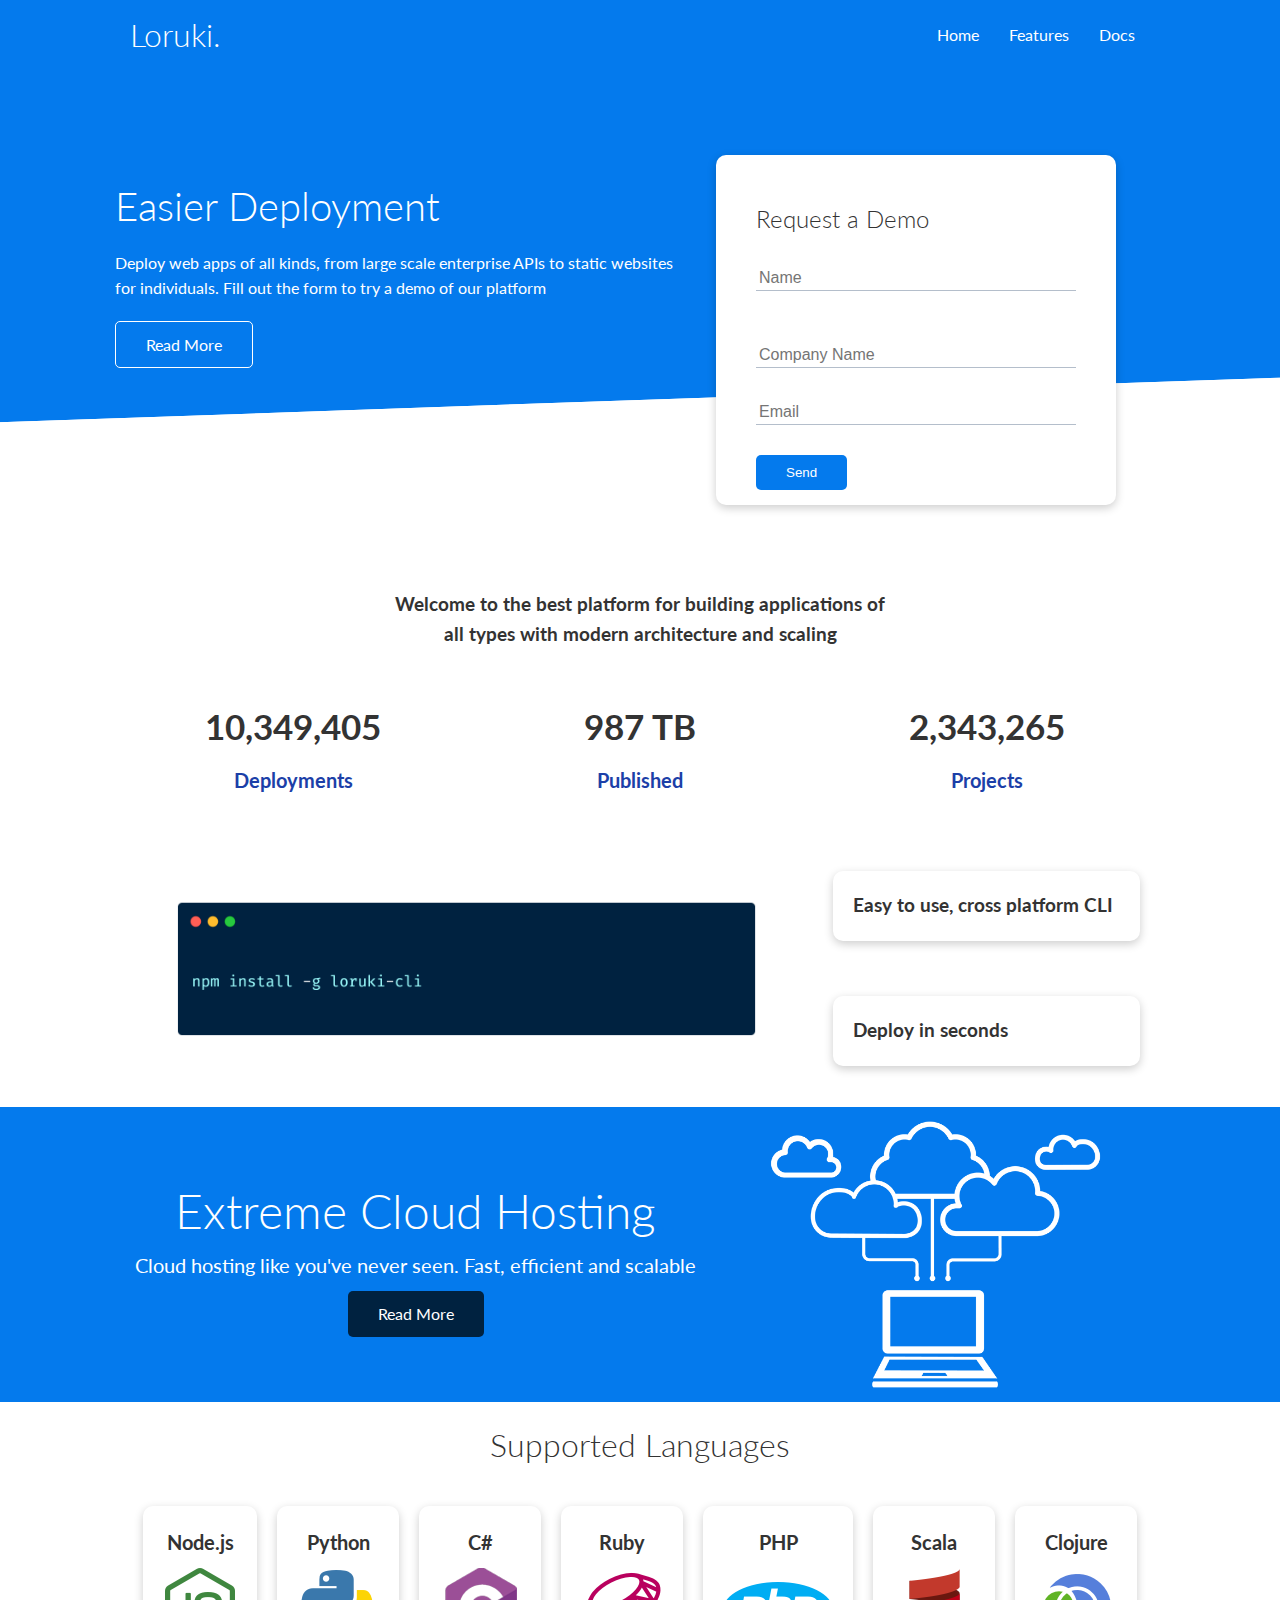
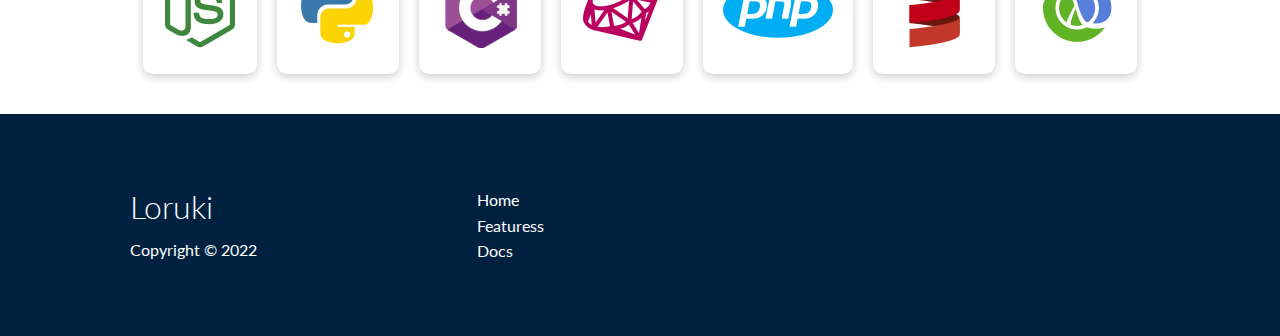
<file: index.html>
<!DOCTYPE html>
<html lang="en">
  <head>
    <meta charset="UTF-8" />
    <meta http-equiv="X-UA-Compatible" content="IE=edge" />
    <meta name="viewport" content="width=device-width, initial-scale=1.0" />
    <link
      rel="stylesheet"
      href="https://cdnjs.cloudflare.com/ajax/libs/font-awesome/6.1.1/css/all.min.css"
      integrity="sha512-KfkfwYDsLkIlwQp6LFnl8zNdLGxu9YAA1QvwINks4PhcElQSvqcyVLLD9aMhXd13uQjoXtEKNosOWaZqXgel0g=="
      crossorigin="anonymous"
      referrerpolicy="no-referrer"
    />
    <link rel="stylesheet" href="./css/utilities.css" />
    <link rel="stylesheet" href="./css/style.css" />
    <title>Loruki | Cloud Hosting For Everyone</title>
  </head>
  <body>
    <!--Navbar-->
    <div class="navbar">
      <div class="container flex">
        <h1 class="logo">Loruki.</h1>
        <nav>
          <ul>
            <li><a href="index.html"> Home </a></li>
            <li><a href="features.html">Features</a></li>
            <li><a href="docs.html">Docs</a></li>
          </ul>
        </nav>
      </div>
    </div>

    <!-- Showcase -->

    <section class="showcase">
      <div class="container grid">
        <div class="showcase-text">
          <h1>Easier Deployment</h1>
          <p>
            Deploy web apps of all kinds, from large scale enterprise APIs to
            static websites for individuals. Fill out the form to try a demo of
            our platform
          </p>
          <a href="features.html" class="btn btn-outline">Read More</a>
        </div>
        <div class="showcase-form card">
          <h2>Request a Demo</h2>
          <form
            name="contact"
            method="POST"
            netlify-honeypot="bot-field"
            data-netlify="true"
          >
            <input type="hidden" name="form-name" value="contact" />

            <div class="form-control">
              <input type="text" name="name" placeholder="Name" required />
              <p class="hidden">
                <label
                  >Don't fill this out if you're human: <input name="bot-field"
                /></label>
              </p>
            </div>
            <div class="form-control">
              <input
                type="text"
                name="company"
                placeholder="Company Name"
                required
              />
            </div>
            <div class="form-control">
              <input type="email" name="email" placeholder="Email" required />
            </div>
            <input type="submit" value="Send" class="btn btn-primary" />
          </form>
        </div>
      </div>
    </section>

    <!-- Stats -->
    <section class="stats">
      <div class="container">
        <h3 class="stats-heading text-center my-1">
          Welcome to the best platform for building applications of all types
          with modern architecture and scaling
        </h3>

        <div class="grid grid-3 text-center my-4">
          <div>
            <i class="fas fa-server fa-3x"></i>
            <h3>10,349,405</h3>
            <p class="text-secondary">Deployments</p>
          </div>
          <div>
            <i class="fas fa-upload fa-3x"></i>
            <h3>987 TB</h3>
            <p class="text-secondary">Published</p>
          </div>
          <div>
            <i class="fas fa-project-diagram fa-3x"></i>
            <h3>2,343,265</h3>
            <p class="text-secondary">Projects</p>
          </div>
        </div>
      </div>
    </section>
    <!-- Cli -->
    <section class="cli">
      <div class="container grid">
        <img src="images/cli.png" alt="" />
        <div class="card"><h3>Easy to use, cross platform CLI</h3></div>
        <div class="card"><h3>Deploy in seconds</h3></div>
      </div>
    </section>

    <!-- Clouds -->
    <section class="cloud bg-primary my-2 py2">
      <div class="container grid">
        <div class="text-center">
          <h2 class="lg">Extreme Cloud Hosting</h2>
          <p class="lead my1">
            Cloud hosting like you've never seen. Fast, efficient and scalable
          </p>
          <a href="features.html" class="btn btn-dark">Read More</a>
        </div>
        <img src="images/cloud.png" alt="" />
      </div>
    </section>

    <!-- Languages -->
    <section class="languages">
      <h2 class="md text-center my-2">Supported Languages</h2>
      <div class="container flex">
        <div class="card">
          <h4>Node.js</h4>
          <img src="images/logos/node.png" alt="" />
        </div>
        <div class="card">
          <h4>Python</h4>
          <img src="images/logos/python.png" alt="" />
        </div>

        <div class="card">
          <h4>C#</h4>
          <img src="images/logos/csharp.png" alt="" />
        </div>
        <div class="card">
          <h4>Ruby</h4>
          <img src="images/logos/ruby.png" alt="" />
        </div>
        <div class="card">
          <h4>PHP</h4>
          <img src="images/logos/php.png" alt="" />
        </div>
        <div class="card">
          <h4>Scala</h4>
          <img src="images/logos/scala.png" alt="" />
        </div>
        <div class="card">
          <h4>Clojure</h4>
          <img src="images/logos/clojure.png" alt="" />
        </div>
      </div>
    </section>
    <!-- footer -->
    <footer class="footer bg-dark py-5">
      <div class="container grid grid-3">
        <div>
          <h1>Loruki</h1>
          <p>Copyright &copy; 2022</p>
        </div>
        <nav>
          <ul>
            <li><a href="index.html">Home</a></li>
            <li><a href="features.html">Featuress</a></li>
            <li><a href="docs.html">Docs</a></li>
          </ul>
        </nav>
        <div class="social">
          <a href="#"><i class="fab fa-github fa-2x"></i></a>
          <a href="#"><i class="fab fa-facebook fa-2x"></i></a>
          <a href="#"><i class="fab fa-instagram fa-2x"></i></a>
          <a href="#"><i class="fab fa-twitter fa-2x"></i></a>
        </div>
      </div>
    </footer>
  </body>
</html>
</file>
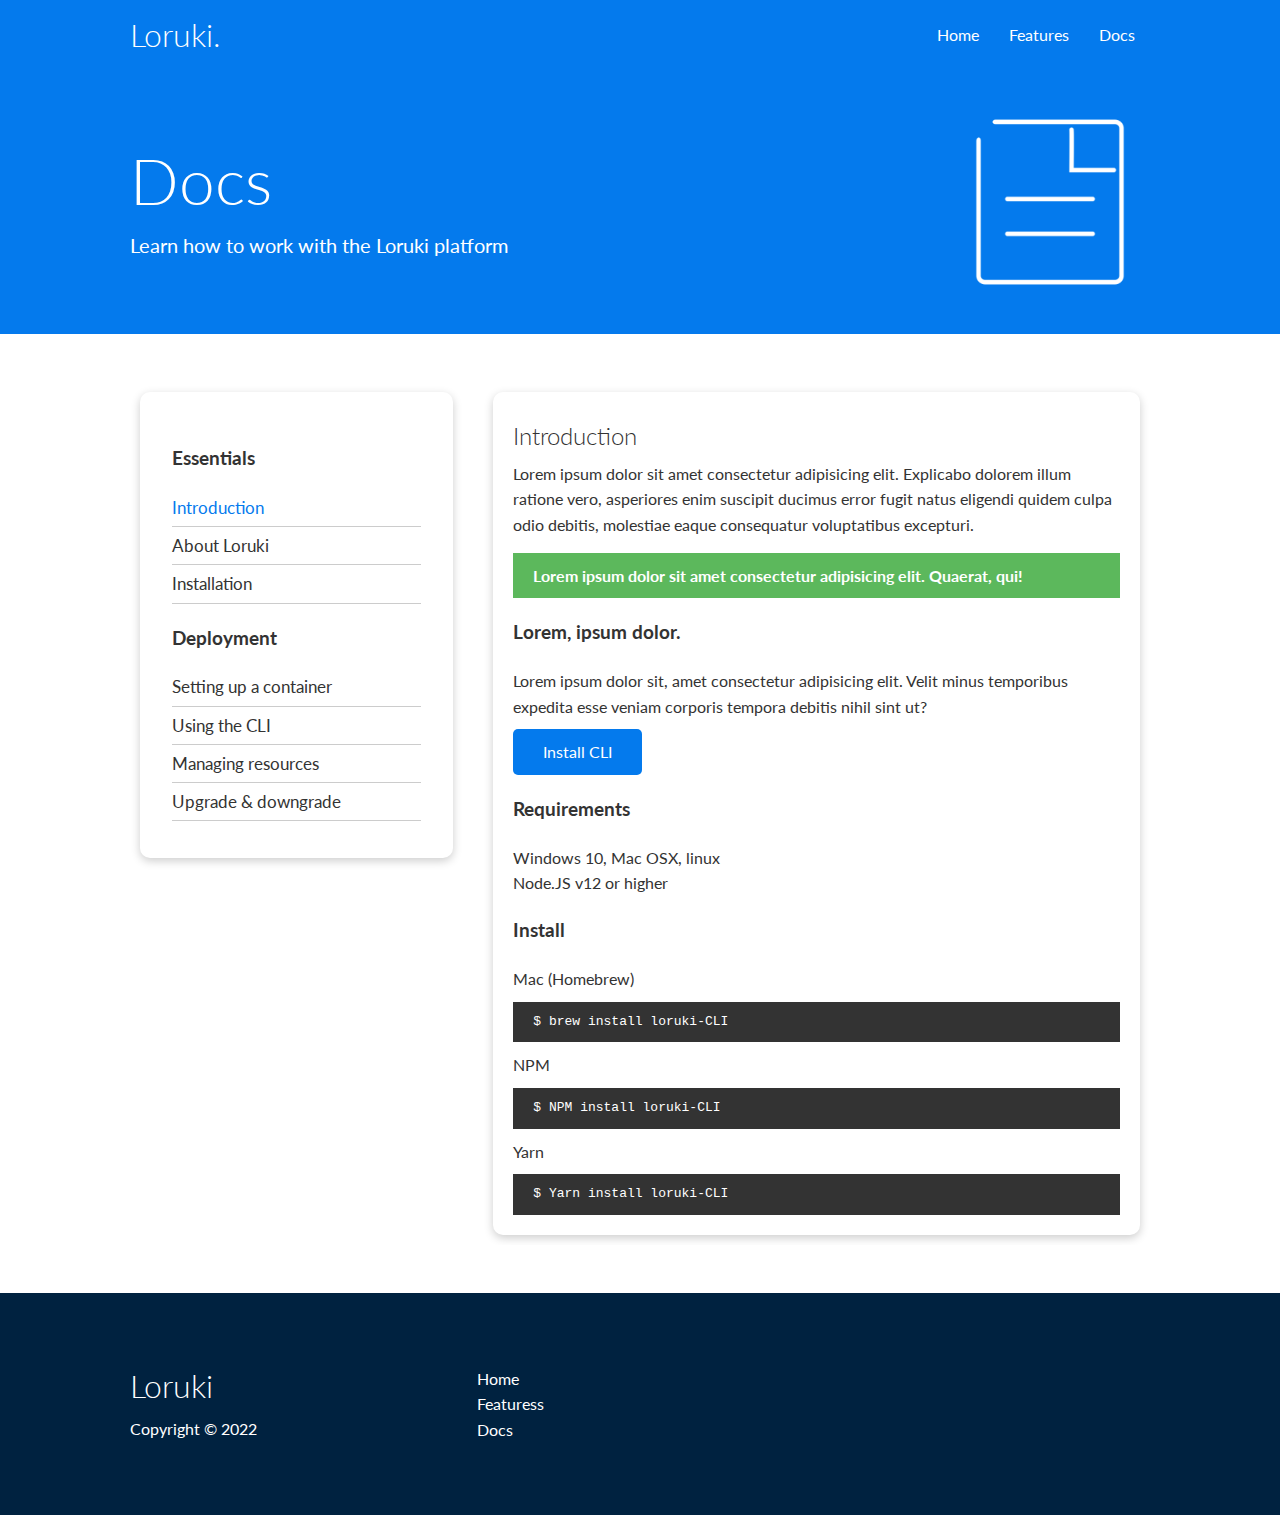
<file: docs.html>
<!DOCTYPE html>
<html lang="en">
  <head>
    <meta charset="UTF-8" />
    <meta http-equiv="X-UA-Compatible" content="IE=edge" />
    <meta name="viewport" content="width=device-width, initial-scale=1.0" />
    <link
      rel="stylesheet"
      href="https://cdnjs.cloudflare.com/ajax/libs/font-awesome/6.1.1/css/all.min.css"
      integrity="sha512-KfkfwYDsLkIlwQp6LFnl8zNdLGxu9YAA1QvwINks4PhcElQSvqcyVLLD9aMhXd13uQjoXtEKNosOWaZqXgel0g=="
      crossorigin="anonymous"
      referrerpolicy="no-referrer"
    />
    <link rel="stylesheet" href="./css/utilities.css" />
    <link rel="stylesheet" href="./css/style.css" />
    <title>Loruki | Cloud Hosting For Everyone</title>
  </head>
  <body>
    <!--Navbar-->
    <div class="navbar">
      <div class="container flex">
        <h1 class="logo">Loruki.</h1>
        <nav>
          <ul>
            <li><a href="index.html"> Home </a></li>
            <li><a href="features.html">Features</a></li>
            <li><a href="docs.html">Docs</a></li>
          </ul>
        </nav>
      </div>
    </div>

    <!-- Head -->
    <section class="docs-head bg-primary py-3">
      <div class="container grid">
        <div>
          <h1 class="xl">Docs</h1>
          <p class="lead">Learn how to work with the Loruki platform</p>
        </div>
        <img src="images/docs.png" alt="" />
      </div>
    </section>

    <!-- Docs Main -->

    <section class="docs-main my-4">
      <div class="container grid">
        <div class="card bg-light p-3">
          <h3 class="my-2">Essentials</h3>
          <nav>
            <ul>
              <li>
                <a
                  class="text-primary"
                  href="
                #"
                  >Introduction</a
                >
              </li>
              <li>
                <a
                  href="
                #"
                  >About Loruki</a
                >
              </li>
              <li>
                <a
                  href="
                #"
                  >Installation</a
                >
              </li>
            </ul>
          </nav>
          <h3 class="my-2">Deployment</h3>
          <nav>
            <ul>
              <li>
                <a
                  href="
                #"
                  >Setting up a container</a
                >
              </li>
              <li>
                <a
                  href="
                #"
                  >Using the CLI</a
                >
              </li>
              <li>
                <a
                  href="
                #"
                  >Managing resources</a
                >
              </li>
              <li>
                <a
                  href="
                #"
                  >Upgrade & downgrade</a
                >
              </li>
            </ul>
          </nav>
        </div>
        <div class="card">
          <h2>Introduction</h2>
          <p>
            Lorem ipsum dolor sit amet consectetur adipisicing elit. Explicabo
            dolorem illum ratione vero, asperiores enim suscipit ducimus error
            fugit natus eligendi quidem culpa odio debitis, molestiae eaque
            consequatur voluptatibus excepturi.
          </p>
          <div class="alert alert-success">
            <i class="fas fa-info"></i>
            Lorem ipsum dolor sit amet consectetur adipisicing elit. Quaerat,
            qui!
          </div>

          <h3>Lorem, ipsum dolor.</h3>
          <p>
            Lorem ipsum dolor sit, amet consectetur adipisicing elit. Velit
            minus temporibus expedita esse veniam corporis tempora debitis nihil
            sint ut?
          </p>
          <a href="#" class="btn btn-primary">Install CLI</a>
          <h3>Requirements</h3>
          <ul>
            <li>Windows 10, Mac OSX, linux</li>
            <li>Node.JS v12 or higher</li>
          </ul>
          <h3>Install</h3>
          <p>Mac (Homebrew)</p>
          <pre><code>$ brew install loruki-CLI</code></pre>
          <p>NPM</p>
          <pre><code>$ NPM install loruki-CLI</code></pre>
          <p>Yarn</p>
          <pre><code>$ Yarn install loruki-CLI</code></pre>
        </div>
      </div>
    </section>

    <!-- footer -->
    <footer class="footer bg-dark py-5">
      <div class="container grid grid-3">
        <div>
          <h1>Loruki</h1>
          <p>Copyright &copy; 2022</p>
        </div>
        <nav>
          <ul>
            <li><a href="index.html">Home</a></li>
            <li><a href="features.html">Featuress</a></li>
            <li><a href="docs.html">Docs</a></li>
          </ul>
        </nav>
        <div class="social">
          <a href="#"><i class="fab fa-github fa-2x"></i></a>
          <a href="#"><i class="fab fa-facebook fa-2x"></i></a>
          <a href="#"><i class="fab fa-instagram fa-2x"></i></a>
          <a href="#"><i class="fab fa-twitter fa-2x"></i></a>
        </div>
      </div>
    </footer>
  </body>
</html>
</file>
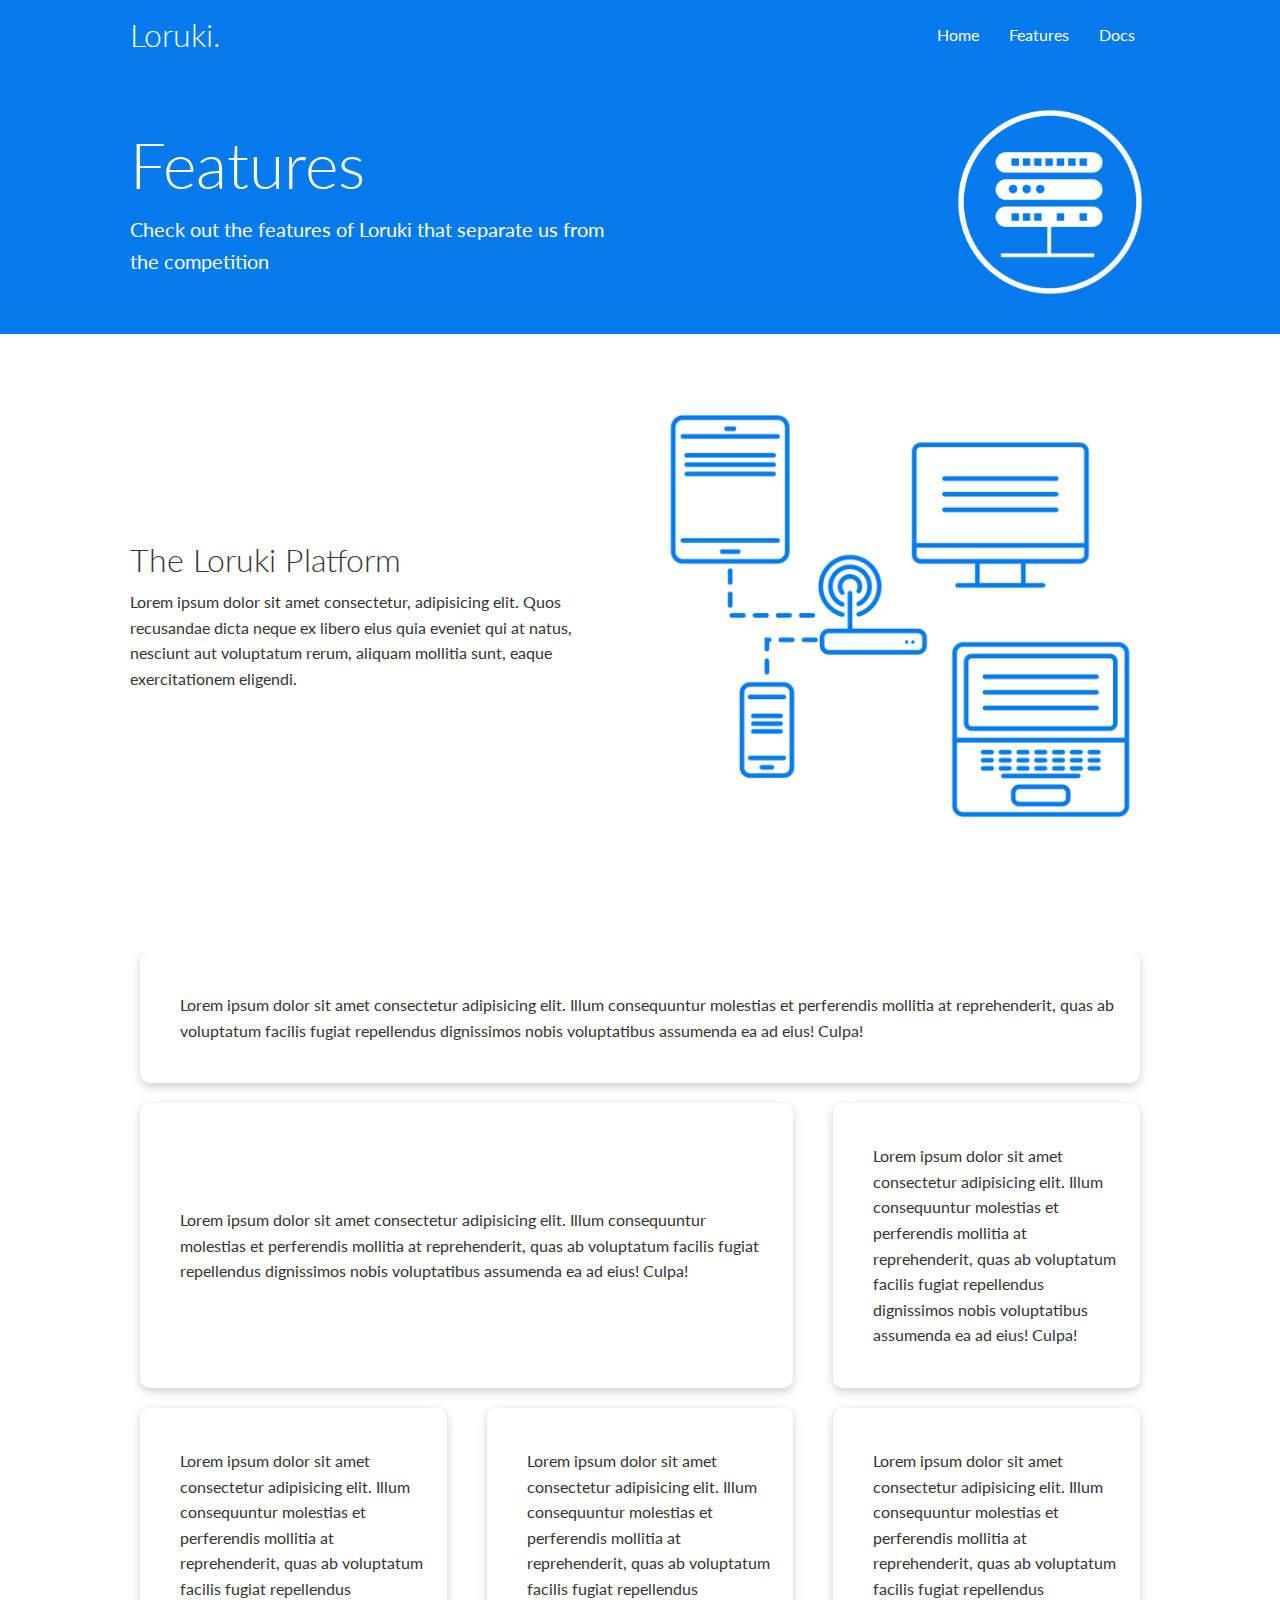
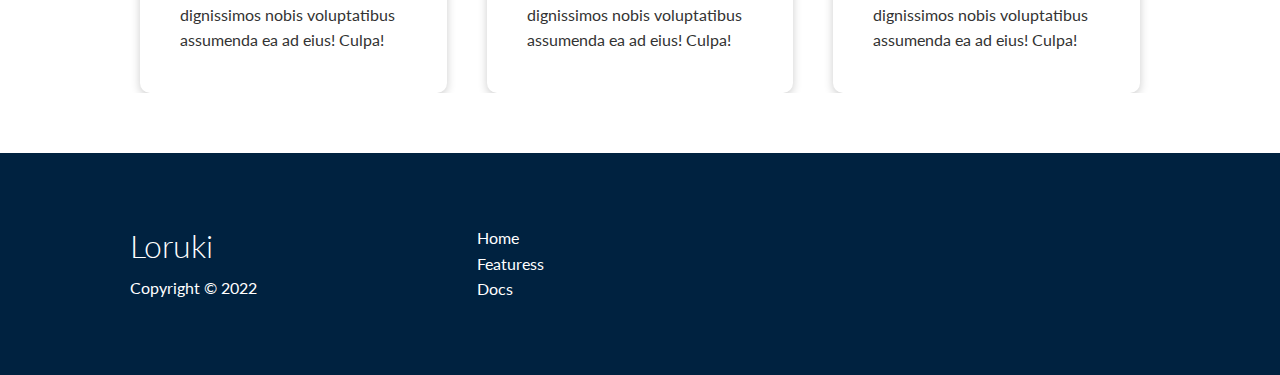
<file: features.html>
<!DOCTYPE html>
<html lang="en">
  <head>
    <meta charset="UTF-8" />
    <meta http-equiv="X-UA-Compatible" content="IE=edge" />
    <meta name="viewport" content="width=device-width, initial-scale=1.0" />
    <link
      rel="stylesheet"
      href="https://cdnjs.cloudflare.com/ajax/libs/font-awesome/6.1.1/css/all.min.css"
      integrity="sha512-KfkfwYDsLkIlwQp6LFnl8zNdLGxu9YAA1QvwINks4PhcElQSvqcyVLLD9aMhXd13uQjoXtEKNosOWaZqXgel0g=="
      crossorigin="anonymous"
      referrerpolicy="no-referrer"
    />
    <link rel="stylesheet" href="./css/utilities.css" />
    <link rel="stylesheet" href="./css/style.css" />
    <title>Loruki | Cloud Hosting For Everyone</title>
  </head>
  <body>
    <!--Navbar-->
    <div class="navbar">
      <div class="container flex">
        <h1 class="logo">Loruki.</h1>
        <nav>
          <ul>
            <li><a href="index.html"> Home </a></li>
            <li><a href="features.html">Features</a></li>
            <li><a href="docs.html">Docs</a></li>
          </ul>
        </nav>
      </div>
    </div>

    <!-- Head -->
    <section class="features-head bg-primary py-3">
      <div class="container grid">
        <div>
          <h1 class="xl">Features</h1>
          <p class="lead">
            Check out the features of Loruki that separate us from the
            competition
          </p>
        </div>
        <img src="images/server.png" alt="" />
      </div>
    </section>

    <!-- Sub head -->

    <section class="features-sub-head bg-light py-3">
      <div class="container grid">
        <div>
          <h1 class="md">The Loruki Platform</h1>
          <p>
            Lorem ipsum dolor sit amet consectetur, adipisicing elit. Quos
            recusandae dicta neque ex libero eius quia eveniet qui at natus,
            nesciunt aut voluptatum rerum, aliquam mollitia sunt, eaque
            exercitationem eligendi.
          </p>
        </div>
        <img src="images/server2.png" alt="" />
      </div>
    </section>

    <section class="features-main my-2">
      <div class="container grid grid-3">
        <div class="card flex">
          <i class="fas fa-server fa-3x"></i>
          <p>
            Lorem ipsum dolor sit amet consectetur adipisicing elit. Illum
            consequuntur molestias et perferendis mollitia at reprehenderit,
            quas ab voluptatum facilis fugiat repellendus dignissimos nobis
            voluptatibus assumenda ea ad eius! Culpa!
          </p>
        </div>
        <div class="card flex">
          <i class="fas fa-server fa-3x"></i>
          <p>
            Lorem ipsum dolor sit amet consectetur adipisicing elit. Illum
            consequuntur molestias et perferendis mollitia at reprehenderit,
            quas ab voluptatum facilis fugiat repellendus dignissimos nobis
            voluptatibus assumenda ea ad eius! Culpa!
          </p>
        </div>
        <div class="card flex">
          <i class="fas fa-server fa-3x"></i>
          <p>
            Lorem ipsum dolor sit amet consectetur adipisicing elit. Illum
            consequuntur molestias et perferendis mollitia at reprehenderit,
            quas ab voluptatum facilis fugiat repellendus dignissimos nobis
            voluptatibus assumenda ea ad eius! Culpa!
          </p>
        </div>
        <div class="card flex">
          <i class="fas fa-server fa-3x"></i>
          <p>
            Lorem ipsum dolor sit amet consectetur adipisicing elit. Illum
            consequuntur molestias et perferendis mollitia at reprehenderit,
            quas ab voluptatum facilis fugiat repellendus dignissimos nobis
            voluptatibus assumenda ea ad eius! Culpa!
          </p>
        </div>
        <div class="card flex">
          <i class="fas fa-server fa-3x"></i>
          <p>
            Lorem ipsum dolor sit amet consectetur adipisicing elit. Illum
            consequuntur molestias et perferendis mollitia at reprehenderit,
            quas ab voluptatum facilis fugiat repellendus dignissimos nobis
            voluptatibus assumenda ea ad eius! Culpa!
          </p>
        </div>
        <div class="card flex">
          <i class="fas fa-server fa-3x"></i>
          <p>
            Lorem ipsum dolor sit amet consectetur adipisicing elit. Illum
            consequuntur molestias et perferendis mollitia at reprehenderit,
            quas ab voluptatum facilis fugiat repellendus dignissimos nobis
            voluptatibus assumenda ea ad eius! Culpa!
          </p>
        </div>
      </div>
    </section>

    <!-- footer -->
    <footer class="footer bg-dark py-5">
      <div class="container grid grid-3">
        <div>
          <h1>Loruki</h1>
          <p>Copyright &copy; 2022</p>
        </div>
        <nav>
          <ul>
            <li><a href="index.html">Home</a></li>
            <li><a href="features.html">Featuress</a></li>
            <li><a href="docs.html">Docs</a></li>
          </ul>
        </nav>
        <div class="social">
          <a href="#"><i class="fab fa-github fa-2x"></i></a>
          <a href="#"><i class="fab fa-facebook fa-2x"></i></a>
          <a href="#"><i class="fab fa-instagram fa-2x"></i></a>
          <a href="#"><i class="fab fa-twitter fa-2x"></i></a>
        </div>
      </div>
    </footer>
  </body>
</html>
</file>
<file: css/utilities.css>
/* Utilities */
.container {
  max-width: 1100px;
  margin: 0 auto;
  overflow: auto;
  padding: 0 40px;
}

.card {
  background-color: #fff;
  color: #333;
  border-radius: 10px;
  box-shadow: 0 3px 10px rgba(0, 0, 0, 0.2);
  padding: 20px;
  margin: 10px;
}

.btn {
  display: inline-block;
  padding: 10px 30px;
  cursor: pointer;
  background: var(--primary-color);
  color: #fff;
  border: none;
  border-radius: 5px;
}

.btn-outline {
  background-color: transparent;
  border: 1px solid #fff;
}

.btn:hover {
  transform: scale(0.98);
}

/* Background & colored buttons  */
.bg-primary,
.btn-primary {
  background-color: var(--primary-color);
  color: #fff;
}
.bg-secondary,
.btn-secondary {
  background-color: var(--secondary-color);
  color: #fff;
}
.bg-dark,
.btn-dark {
  background-color: var(--dark-color);
  color: #fff;
}
.bg-light,
.btn-light {
  background-color: var(--light-color);
  color: #333;
}

.bg-primary a,
.btn-primary a,
.bg-secondary a,
.btn-secondary a,
.bg-dark a,
.btn-dark a {
  color: #fff;
}

/* Text colors */
.text-primary {
  color: var(--primary-color);
}

.text-secondary {
  color: var(--secondary-color);
}

.text-dark {
  color: var(--dark-color);
}
.text-light {
  color: var(--light-color);
}

/* Text sizes */
.lead {
  font-size: 20px;
}

.sm {
  font-size: 1rem;
}
.md {
  font-size: 2rem;
}

.lg {
  font-size: 3rem;
}

.xl {
  font-size: 4rem;
}

.text-center {
  text-align: center;
}
/* Alert */
.alert {
  background-color: var(--Light-color);
  padding: 10px 20px;
  font-weight: bold;
  margin: 15px 0;
}

.alert-success {
  background-color: var(--success-color);
  color: #fff;
}
.alert-error {
  background-color: var(--error-color);
  color: #fff;
}

.flex {
  display: flex;
  align-items: center;
  justify-content: center;
  height: 100%;
}

.grid {
  display: grid;
  grid-template-columns: repeat(2, 1fr);
  gap: 20px;
  justify-content: center;
  align-items: center;
  height: 100%;
}

.grid-3 {
  grid-template-columns: repeat(3, 1fr);
}

/* Margin */

.my-1 {
  margin: 1rem 0;
}
.my-2 {
  margin: 1.5rem 0;
}
.my-3 {
  margin: 2rem 0;
}
.my-4 {
  margin: 3rem 0;
}
.my-5 {
  margin: 4rem 0;
}

.m-1 {
  margin: 1rem;
}
.m-2 {
  margin: 1.5rem;
}
.m-3 {
  margin: 2rem;
}
.m-4 {
  margin: 3rem;
}
.m-5 {
  margin: 4rem;
}

/* Padding */
.py-1 {
  padding: 1rem 0;
}
.py-2 {
  padding: 1.5rem 0;
}
.py-3 {
  padding: 2rem 0;
}
.py-4 {
  padding: 3rem 0;
}
.py-5 {
  padding: 4rem 0;
}

.p-1 {
  padding: 1rem;
}
.p-2 {
  padding: 1.5rem;
}
.p-3 {
  padding: 2rem;
}
.p-4 {
  padding: 3rem;
}
.p-5 {
  padding: 4rem;
}
</file>
<file: css/style.css>
@import url("https://fonts.googleapis.com/css2?family=Inter:wght@400;500;600;700&family=Lato:wght@300;400;700&family=Open+Sans:wght@400;600&family=Poppins:wght@200;300;400;500;600;700;800&family=Roboto:wght@400;500;700&family=Rubik:wght@400;500;600;700&family=Source+Sans+Pro:wght@200;600&display=swap");

:root {
  --primary-color: #047aed;
  --secondary-color: #1c3fa8;
  --dark-color: #002240;
  --Light-color: #f4f4f4;
  --success-color: #5cb85c;
  --error-color: #d9534f;
}
* {
  box-sizing: border-box;
  margin: 0;
  padding: 0;
}

body {
  font-family: "Lato", sans-serif;
  color: #333;
  line-height: 1.6;
}

ul {
  list-style: none;
}

a {
  text-decoration: none;
  color: #333;
}

h1,
h2 {
  font-weight: 300;
  line-height: 1.2;
  margin: 10px 0;
}

p {
  margin: 10px 0;
}

img {
  width: 100%;
}

code,
pre {
  background: #333;
  color: #fff;
  padding: 10px;
}

.hidden {
  visibility: hidden;
  height: 0;
}

/* Navbar Styling */

.navbar {
  background-color: var(--primary-color);
  color: #fff;
  height: 70px;
}

.navbar ul {
  display: flex;
}

.navbar .flex {
  justify-content: space-between;
}

.navbar a {
  color: #fff;
  padding: 10px;
  margin: 0 5px;
}

.navbar a:hover {
  border-bottom: 2px solid #fff;
}

/* Showcase */
.showcase {
  height: 400px;
  background-color: var(--primary-color);
  color: #fff;
  position: relative;
}

.showcase h1 {
  font-size: 40px;
}

.showcase p {
  margin: 20px 0;
}

.showcase .grid {
  overflow: visible;
  grid-template-columns: 55% 45%;
  gap: 30px;
}
.showcase-text {
  animation: SlideInFromLeft 1s ease-in;
}

.showcase-form {
  position: relative;
  top: 60px;
  height: 350px;
  width: 400px;
  padding: 40px;
  z-index: 100;
  animation: SlideInFromRight 1s ease-in;
}
.showcase-form .form-control {
  margin: 30px 0;
}

.showcase-form input[type="text"],
.showcase-form input[type="email"] {
  border: 0;
  border-bottom: 1px solid #b4becb;
  width: 100%;
  padding: 3px;
  font-size: 16px;
}

.showcase-form input:focus {
  outline: none;
}

.showcase::before,
.showcase::after {
  content: "";
  position: absolute;
  height: 150px;
  bottom: -80px;
  left: 0;
  right: 0;
  background: #fff;
  transform: skewY(-1deg);
  -webkit-transform: skewY(-2deg);
  -moz-transform: skewY(-2deg);
  -ms-transform: skewY(-2deg);
}

/* Stats */

.stats {
  padding-top: 120px;
  animation: SlideInFromBottom 1s ease-in;
}

.stats-heading {
  max-width: 500px;
  margin: auto;
}

.stats .grid h3 {
  font-size: 35px;
}

.stats .grid p {
  font-size: 20px;
  font-weight: bold;
}

/* Cli */
.cli .grid {
  grid-template-columns: repeat(3, 1fr);
  grid-template-rows: repeat(2, 1fr);
}

.cli .grid > *:first-child {
  grid-column: 1 /3;
  grid-row: 1 /3;
}

/* Cloud */

.cloud .grid {
  grid-template-columns: 4fr 3fr;
}

/* Languages */

.languages .flex {
  flex-wrap: wrap;
}

.languages .card {
  text-align: center;
  margin: 18px 10px 40px;
  transition: transform 0.2 ease-in;
}

.languages .card h4 {
  font-size: 20px;
  margin-bottom: 10px;
}
.languages .card:hover {
  transform: translateY(-5px);
}

/* Features */
.features-head img {
  width: 200px;
  justify-self: flex-end;
}

.features-subhead img {
  width: 300px;
  justify-self: flex-end;
}

.features-main .card > i {
  margin-right: 20px;
}

.features-main {
  padding: 30px;
  margin-bottom: 30px;
}

.features-main .grid > *:nth-child(1) {
  grid-column: 1/-1;
}
.features-main .grid > *:nth-child(2) {
  grid-column: 1/3;
}

/* Docs */

.docs-head img {
  width: 200px;
  justify-self: flex-end;
}

.docs-main h3 {
  margin: 20px 0;
}

.docs-main .grid {
  grid-template-columns: 1fr 2fr;
  align-items: flex-start;
}

.docs-main nav li {
  font-size: 17px;
  padding-bottom: 5px;
  margin-bottom: 5px;
  border-bottom: 1px #ccc solid;
}

.docs-main a:hover {
  font-weight: bold;
}

/* footer */

.footer .social a {
  margin: 0 10px;
}

/* Tablets and under */
@media (max-width: 768px) {
  .grid,
  .showcase .grid,
  .stats .grid,
  .cli .grid,
  .cloud .grid,
  .features-main .grid,
  .docs-main .grid {
    grid-template-columns: 1fr;
    grid-template-rows: 1fr;
  }
  .showcase {
    height: auto;
  }
  .showcase-text {
    text-align: center;
    margin-top: 40px;
  }

  .showcase-form {
    justify-self: center;
    margin: auto;
  }
  .cli .grid > *:first-child {
    grid-column: 1;
    grid-row: 1;
  }
  .features-head,
  .features-subhead,
  .docs-head {
    text-align: center;
  }
  .features-head img,
  .features-subhead img,
  .docs-head img {
    justify-self: center;
  }
  .features-main .grid > *:first-child,
  .features-main .grid > *:nth-child(2) {
    grid-column: 1;
  }
}

/* Animations */
@keyframes SlideInFromLeft {
  0% {
    transform: translateX(-100%);
  }
  100% {
    transform: translateX(0);
  }
}
@keyframes SlideInFromRight {
  0% {
    transform: translateX(100%);
  }
  100% {
    transform: translateX(0);
  }
}
@keyframes SlideInFromTop {
  0% {
    transform: translatey(-100%);
  }
  100% {
    transform: translateX(0);
  }
}
@keyframes SlideInFromBottom {
  0% {
    transform: translatey(100%);
  }
  100% {
    transform: translateX(0);
  }
}

/* Mobile */
@media (max-width: 500px) {
  .navbar {
    height: 110px;
  }
  .navbar .flex {
    flex-direction: column;
  }
  .navbar ul {
    padding: 10px;
    background-color: rgba(0, 0, 0, 0.1);
  }
  .showcase-form {
    width: 300px;
  }
}
</file>
